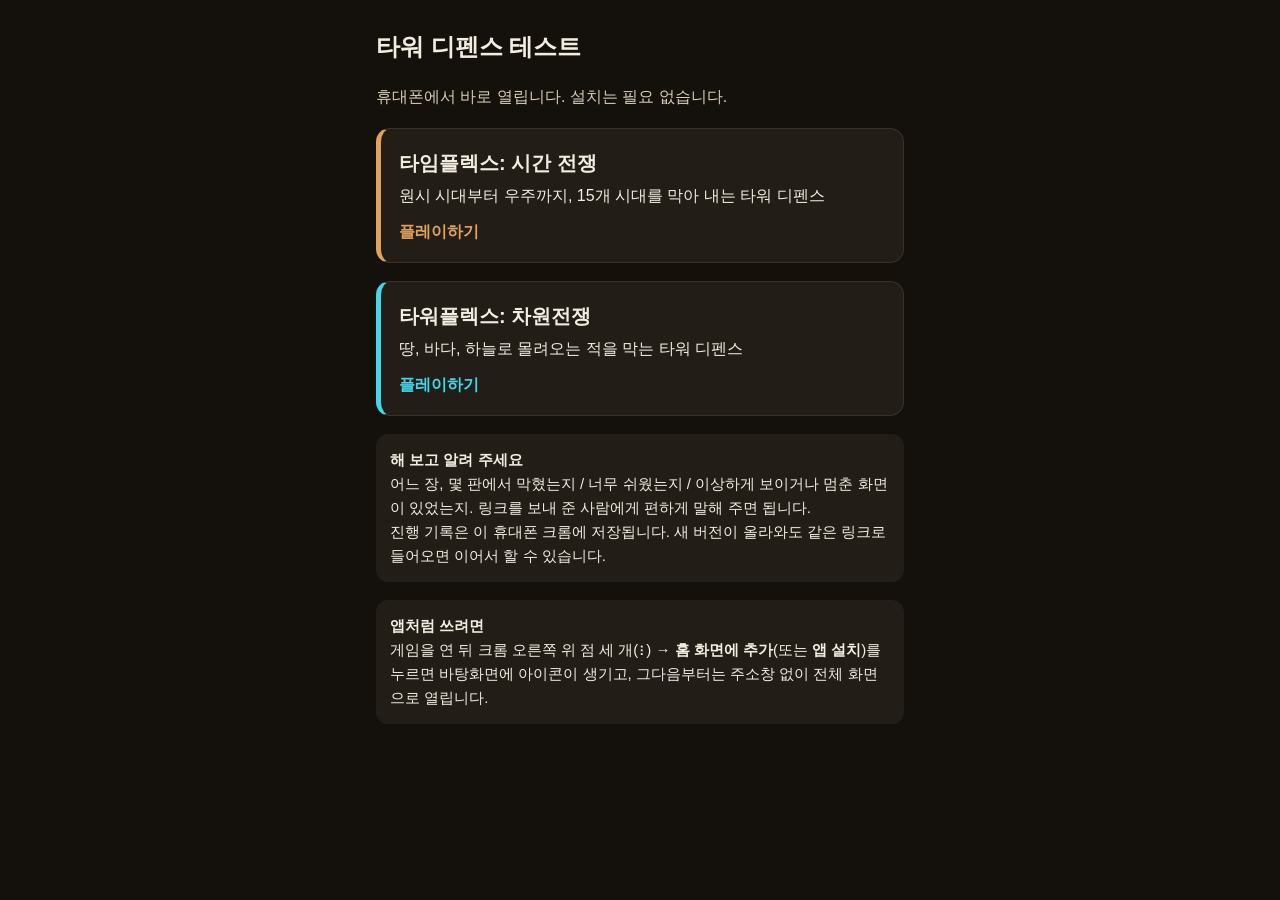
<file: index.html>
<!DOCTYPE html>
<html lang="ko">
<head><script>(function(){var u=navigator.userAgent,h=location.href;if(/KAKAOTALK/i.test(u)){location.href="kakaotalk://web/openExternal?url="+encodeURIComponent(h);}else if(/Android/i.test(u)&&/(Instagram|FBAN|FBAV|NAVER|Line\/|DaumApps|; wv\))/i.test(u)){location.href="intent://"+h.replace(/^https?:\/\//,"")+"#Intent;scheme=https;package=com.android.chrome;end";}})();</script>
<meta charset="utf-8">
<meta name="viewport" content="width=device-width,initial-scale=1,viewport-fit=cover">
<title>타워 디펜스 테스트</title>
<style>
:root { --bg:#14110d; --card:#221d17; --ink:#f3ece0; --sub:#d8ccb8; --line:#3a3128; --gold:#e0a25c; --cyan:#45d6ea; }
* { box-sizing:border-box; }
body { margin:0; background:var(--bg); color:var(--ink); font-family:"Apple SD Gothic Neo","Malgun Gothic","Noto Sans KR",sans-serif; line-height:1.6; }
main { max-width:560px; margin:0 auto; padding:28px 16px 48px; display:grid; gap:18px; }
h1 { font-size:24px; margin:0; }
p { margin:0; color:var(--sub); }
a.card { display:grid; gap:4px; text-decoration:none; color:var(--ink); background:var(--card); border:1px solid var(--line); border-radius:14px; padding:18px; }
a.card:active { transform:scale(0.99); }
.name { font-size:20px; font-weight:700; }
.t a.card { border-left:5px solid var(--gold); }
.go { margin-top:6px; font-weight:700; color:var(--gold); }
.c2 .go { color:var(--cyan); }
.c2 { border-left:5px solid var(--cyan) !important; }
.c1 { border-left:5px solid var(--gold) !important; }
.note { background:var(--card); border-radius:12px; padding:14px; font-size:15px; }
.note b { color:var(--ink); }
</style>
</head>
<body>
<main>
  <h1>타워 디펜스 테스트</h1>
  <p>휴대폰에서 바로 열립니다. 설치는 필요 없습니다.</p>

  <a class="card c1" href="timeflex/">
    <span class="name">타임플렉스: 시간 전쟁</span>
    <span>원시 시대부터 우주까지, 15개 시대를 막아 내는 타워 디펜스</span>
    <span class="go">플레이하기</span>
  </a>

  <a class="card c2" href="towerflex/">
    <span class="name">타워플렉스: 차원전쟁</span>
    <span>땅, 바다, 하늘로 몰려오는 적을 막는 타워 디펜스</span>
    <span class="go">플레이하기</span>
  </a>

  <div class="note">
    <b>해 보고 알려 주세요</b><br>
    어느 장, 몇 판에서 막혔는지 / 너무 쉬웠는지 / 이상하게 보이거나 멈춘 화면이 있었는지. 링크를 보내 준 사람에게 편하게 말해 주면 됩니다.<br>
    진행 기록은 이 휴대폰 크롬에 저장됩니다. 새 버전이 올라와도 같은 링크로 들어오면 이어서 할 수 있습니다.
  </div>

  <div class="note">
    <b>앱처럼 쓰려면</b><br>
    게임을 연 뒤 크롬 오른쪽 위 점 세 개(⋮) → <b>홈 화면에 추가</b>(또는 <b>앱 설치</b>)를 누르면 바탕화면에 아이콘이 생기고, 그다음부터는 주소창 없이 전체 화면으로 열립니다.
  </div>
</main>
</body>
</html>
</file>
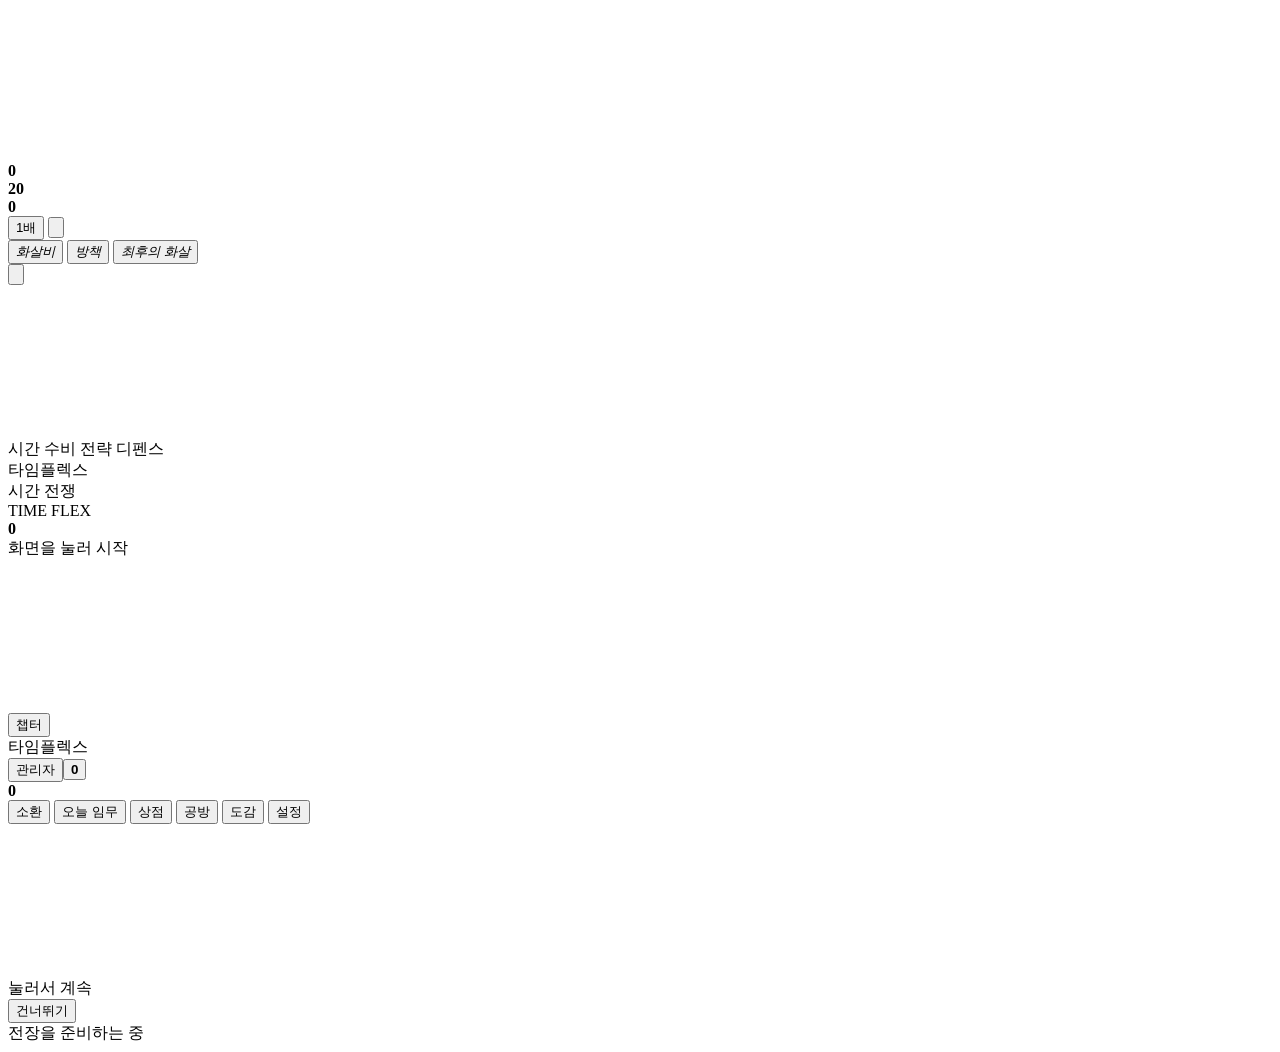
<file: timeflex/src/template.html>
<!DOCTYPE html>
<html lang="ko">
<head><script>(function(){var u=navigator.userAgent,h=location.href;if(/KAKAOTALK/i.test(u)){location.href="kakaotalk://web/openExternal?url="+encodeURIComponent(h);}else if(/Android/i.test(u)&&/(Instagram|FBAN|FBAV|NAVER|Line\/|DaumApps|; wv\))/i.test(u)){location.href="intent://"+h.replace(/^https?:\/\//,"")+"#Intent;scheme=https;package=com.android.chrome;end";}})();</script>
<meta charset="utf-8">
<meta name="viewport" content="width=device-width,initial-scale=1,maximum-scale=1,user-scalable=no,viewport-fit=cover">
<meta name="robots" content="noindex">
<meta name="theme-color" content="#141a3a">
<meta property="og:title" content="타임플렉스: 시간 전쟁">
<meta property="og:description" content="원시 시대부터 우주 전쟁까지 15개 시대, 105개 전장. 시대의 탑을 모아 시간의 문을 지켜 내는 전략 디펜스">
<title>타임플렉스: 시간 전쟁</title>
<style>/*FONTS*/</style>
<style>/*STYLE*/</style>
<link rel="manifest" href="manifest.webmanifest"><link rel="apple-touch-icon" href="icon-192.png"><meta name="mobile-web-app-capable" content="yes"><meta name="apple-mobile-web-app-capable" content="yes"><script>if("serviceWorker" in navigator)addEventListener("load",function(){navigator.serviceWorker.register("sw.js").catch(function(){});});</script></head>
<body>
<div id="app">
  <canvas id="game"></canvas>
  <div id="hud" class="hide">
    <div class="hl">
      <div class="stat gold"><img data-ic="coin" alt=""><b id="hGold">0</b></div>
      <div class="stat life"><img data-ic="life" alt=""><b id="hLife">20</b></div>
      <div class="stat wave"><img data-ic="skull" alt=""><b id="hWave">0</b></div>
    </div>
    <div class="hr">
      <button class="ib" id="bSpeed"><img data-ic="speed" alt=""><span id="spdTxt">1배</span></button>
      <button class="ib" id="bPause"><img data-ic="pause" alt=""></button>
    </div>
  </div>
  <div id="bossbar" class="hide"><div class="bn" id="bossName"></div><div class="bb"><i id="bossFill"></i><i id="bossShield"></i></div></div>
  <div id="tut" class="hide"></div>
  <div id="bottom" class="hide">
    <div class="skills">
      <button class="sk" id="sk_rain"><span class="face"><img data-ic="rain" alt=""><i class="cd"></i><b></b></span><em>화살비</em></button>
      <button class="sk" id="sk_wall"><span class="face"><img data-ic="wall" alt=""><i class="cd"></i><b></b></span><em>방책</em></button>
      <button class="sk" id="sk_last"><span class="face"><img data-ic="last" alt=""><i class="cd"></i><b></b></span><em>최후의 화살</em></button>
    </div>
    <button id="bWave"><svg class="ring" viewBox="0 0 48 48"><circle cx="24" cy="24" r="22" class="rbg"></circle><circle cx="24" cy="24" r="22" id="waveRing" class="rfg"></circle></svg><span class="wn" id="waveNum"></span><div class="wl" id="waveLbl"></div><div class="wi" id="waveIcons"></div></button>
  </div>
  <div id="tray" class="hide"></div>
  <div id="banner"></div>
  <div id="toast"></div>

  <section id="sTitle" class="screen">
    <canvas id="titleCv"></canvas>
    <div class="logo">
      <div class="l0">시간 수비 전략 디펜스</div>
      <div class="l1">타임플렉스</div>
      <div class="l3">시간 전쟁</div>
      <div class="l2">TIME FLEX</div>
    </div>
    <div class="tgem stat gem"><img data-uic="gem" alt=""><b class="gemN">0</b></div>
    <div class="tap">화면을 눌러 시작</div>
    <div class="ver" id="ver"></div>
  </section>

  <section id="sMap" class="screen hide">
    <div class="mapWrap" id="mapWrap"><canvas id="mapCv"></canvas><div id="nodes"></div></div>
    <div id="chSel" class="hide"></div>
    <div class="mtop"><div class="mtl"><button class="mback hide" id="mBack">챕터</button><div class="mtt" id="mTitle">타임플렉스</div></div><div class="mtr"><button class="stat adm hide" id="mAdm">관리자</button><button class="stat gem" id="mGem"><img data-uic="gem" alt=""><b class="gemN">0</b></button><div class="stat"><img data-ic="star" alt=""><b id="starTot">0</b></div></div></div>
    <div class="mbot">
      <button class="btn tile summon" id="bGacha"><img data-gci="summon" alt=""><span>소환</span><i class="dot hide" id="gachaDot"></i></button>
      <button class="btn tile" id="bQuest"><img data-uic="quest" alt=""><span>오늘 임무</span><i class="dot hide" id="questDot"></i></button>
      <button class="btn tile shop" id="bShop"><img data-uic="shop" alt=""><span>상점</span></button>
      <button class="btn tile" id="bRes"><img data-ic="hammer" alt=""><span>공방</span><i class="dot hide" id="resDot"></i></button>
      <button class="btn tile" id="bCodex"><img data-ic="book" alt=""><span>도감</span><i class="dot hide" id="codexDot"></i></button>
      <button class="btn tile" id="bSet"><img data-ic="gear" alt=""><span>설정</span></button>
    </div>
  </section>

  <section id="sModal" class="screen hide"><div class="modal" id="modal"></div></section>
  <section id="adLayer" class="hide"></section>
  <section id="story" class="hide"><canvas id="stBg"></canvas><div class="sbg"></div><div class="sbox"><div class="who" id="stWho"></div><div class="txt" id="stTxt"></div><div class="snext">눌러서 계속</div></div><button id="stSkip">건너뛰기</button></section>
  <div id="loading" class="hide"><div class="ld">전장을 준비하는 중</div></div>
</div>
<script>/*SCRIPT*/</script>
</body>
</html>
</file>
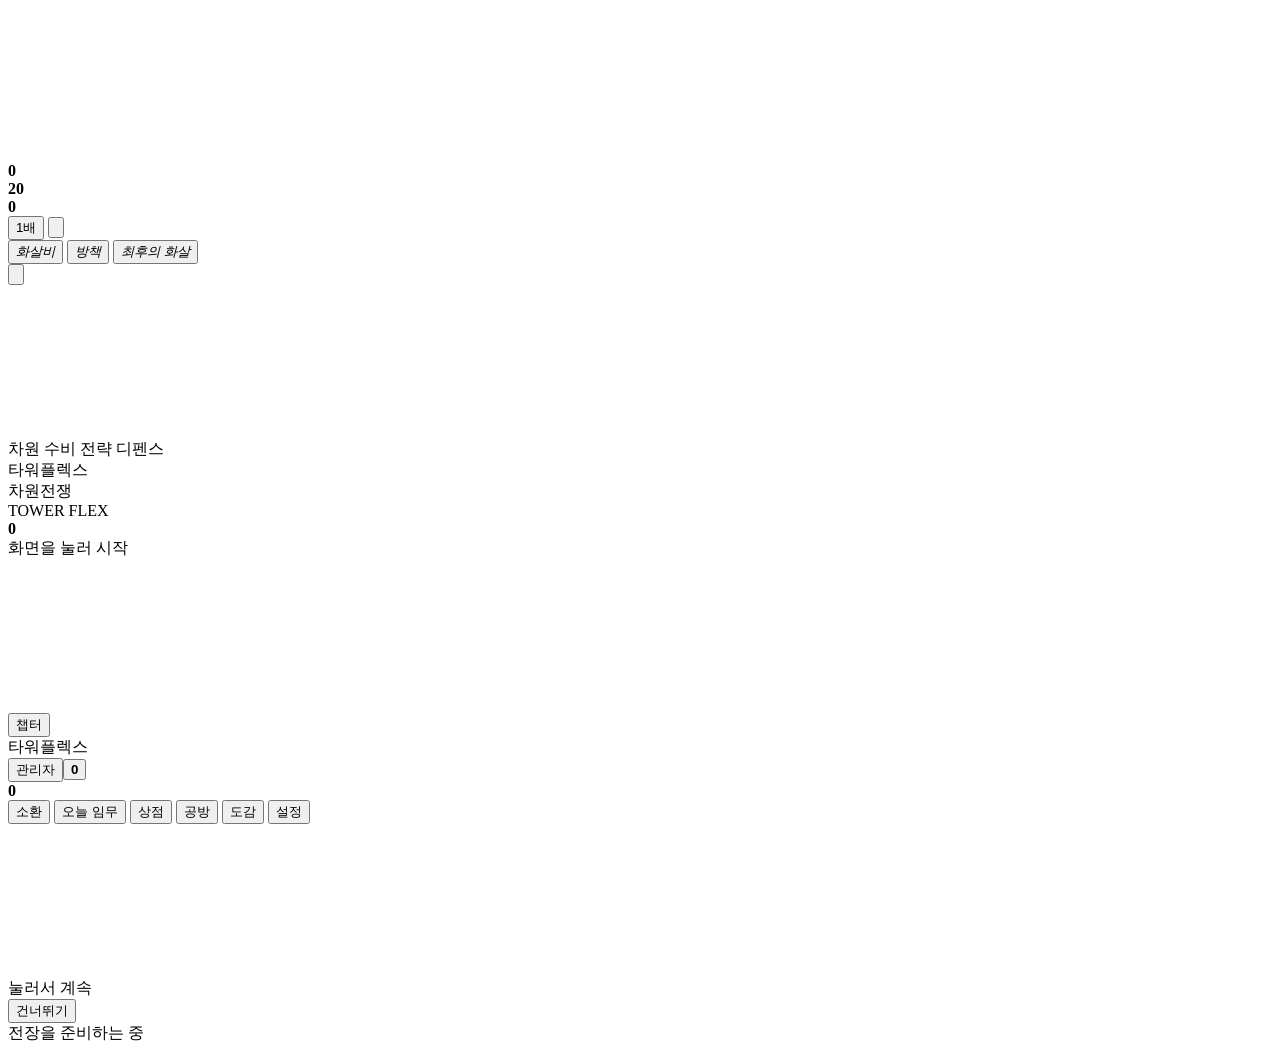
<file: towerflex/src/template.html>
<!DOCTYPE html>
<html lang="ko">
<head><script>(function(){var u=navigator.userAgent,h=location.href;if(/KAKAOTALK/i.test(u)){location.href="kakaotalk://web/openExternal?url="+encodeURIComponent(h);}else if(/Android/i.test(u)&&/(Instagram|FBAN|FBAV|NAVER|Line\/|DaumApps|; wv\))/i.test(u)){location.href="intent://"+h.replace(/^https?:\/\//,"")+"#Intent;scheme=https;package=com.android.chrome;end";}})();</script>
<meta charset="utf-8">
<meta name="viewport" content="width=device-width,initial-scale=1,maximum-scale=1,user-scalable=no,viewport-fit=cover">
<meta name="robots" content="noindex">
<meta name="theme-color" content="#141a3a">
<meta property="og:title" content="타워플렉스: 차원전쟁">
<meta property="og:description" content="네 개의 차원, 48개의 전장. 탑을 모으고 변신시키고 합체해 성을 지켜 내는 전략 디펜스">
<title>타워플렉스: 차원전쟁</title>
<style>/*FONTS*/</style>
<style>/*STYLE*/</style>
<link rel="manifest" href="manifest.webmanifest"><link rel="apple-touch-icon" href="icon-192.png"><meta name="mobile-web-app-capable" content="yes"><meta name="apple-mobile-web-app-capable" content="yes"><script>if("serviceWorker" in navigator)addEventListener("load",function(){navigator.serviceWorker.register("sw.js").catch(function(){});});</script></head>
<body>
<div id="app">
  <canvas id="game"></canvas>
  <div id="hud" class="hide">
    <div class="hl">
      <div class="stat gold"><img data-ic="coin" alt=""><b id="hGold">0</b></div>
      <div class="stat life"><img data-ic="life" alt=""><b id="hLife">20</b></div>
      <div class="stat wave"><img data-ic="skull" alt=""><b id="hWave">0</b></div>
    </div>
    <div class="hr">
      <button class="ib" id="bSpeed"><img data-ic="speed" alt=""><span id="spdTxt">1배</span></button>
      <button class="ib" id="bPause"><img data-ic="pause" alt=""></button>
    </div>
  </div>
  <div id="bossbar" class="hide"><div class="bn" id="bossName"></div><div class="bb"><i id="bossFill"></i><i id="bossShield"></i></div></div>
  <div id="tut" class="hide"></div>
  <div id="bottom" class="hide">
    <div class="skills">
      <button class="sk" id="sk_rain"><span class="face"><img data-ic="rain" alt=""><i class="cd"></i><b></b></span><em>화살비</em></button>
      <button class="sk" id="sk_wall"><span class="face"><img data-ic="wall" alt=""><i class="cd"></i><b></b></span><em>방책</em></button>
      <button class="sk" id="sk_last"><span class="face"><img data-ic="last" alt=""><i class="cd"></i><b></b></span><em>최후의 화살</em></button>
    </div>
    <button id="bWave"><svg class="ring" viewBox="0 0 48 48"><circle cx="24" cy="24" r="22" class="rbg"></circle><circle cx="24" cy="24" r="22" id="waveRing" class="rfg"></circle></svg><span class="wn" id="waveNum"></span><div class="wl" id="waveLbl"></div><div class="wi" id="waveIcons"></div></button>
  </div>
  <div id="tray" class="hide"></div>
  <div id="banner"></div>
  <div id="toast"></div>

  <section id="sTitle" class="screen">
    <canvas id="titleCv"></canvas>
    <div class="logo">
      <div class="l0">차원 수비 전략 디펜스</div>
      <div class="l1">타워플렉스</div>
      <div class="l3">차원전쟁</div>
      <div class="l2">TOWER FLEX</div>
    </div>
    <div class="tgem stat gem"><img data-uic="gem" alt=""><b class="gemN">0</b></div>
    <div class="tap">화면을 눌러 시작</div>
    <div class="ver" id="ver"></div>
  </section>

  <section id="sMap" class="screen hide">
    <div class="mapWrap" id="mapWrap"><canvas id="mapCv"></canvas><div id="nodes"></div></div>
    <div id="chSel" class="hide"></div>
    <div class="mtop"><div class="mtl"><button class="mback hide" id="mBack">챕터</button><div class="mtt" id="mTitle">타워플렉스</div></div><div class="mtr"><button class="stat adm hide" id="mAdm">관리자</button><button class="stat gem" id="mGem"><img data-uic="gem" alt=""><b class="gemN">0</b></button><div class="stat"><img data-ic="star" alt=""><b id="starTot">0</b></div></div></div>
    <div class="mbot">
      <button class="btn tile summon" id="bGacha"><img data-gci="summon" alt=""><span>소환</span><i class="dot hide" id="gachaDot"></i></button>
      <button class="btn tile" id="bQuest"><img data-uic="quest" alt=""><span>오늘 임무</span><i class="dot hide" id="questDot"></i></button>
      <button class="btn tile shop" id="bShop"><img data-uic="shop" alt=""><span>상점</span></button>
      <button class="btn tile" id="bRes"><img data-ic="hammer" alt=""><span>공방</span><i class="dot hide" id="resDot"></i></button>
      <button class="btn tile" id="bCodex"><img data-ic="book" alt=""><span>도감</span><i class="dot hide" id="codexDot"></i></button>
      <button class="btn tile" id="bSet"><img data-ic="gear" alt=""><span>설정</span></button>
    </div>
  </section>

  <section id="sModal" class="screen hide"><div class="modal" id="modal"></div></section>
  <section id="adLayer" class="hide"></section>
  <section id="story" class="hide"><canvas id="stBg"></canvas><div class="sbg"></div><div class="sbox"><div class="who" id="stWho"></div><div class="txt" id="stTxt"></div><div class="snext">눌러서 계속</div></div><button id="stSkip">건너뛰기</button></section>
  <div id="loading" class="hide"><div class="ld">전장을 준비하는 중</div></div>
</div>
<script>/*SCRIPT*/</script>
</body>
</html>
</file>
